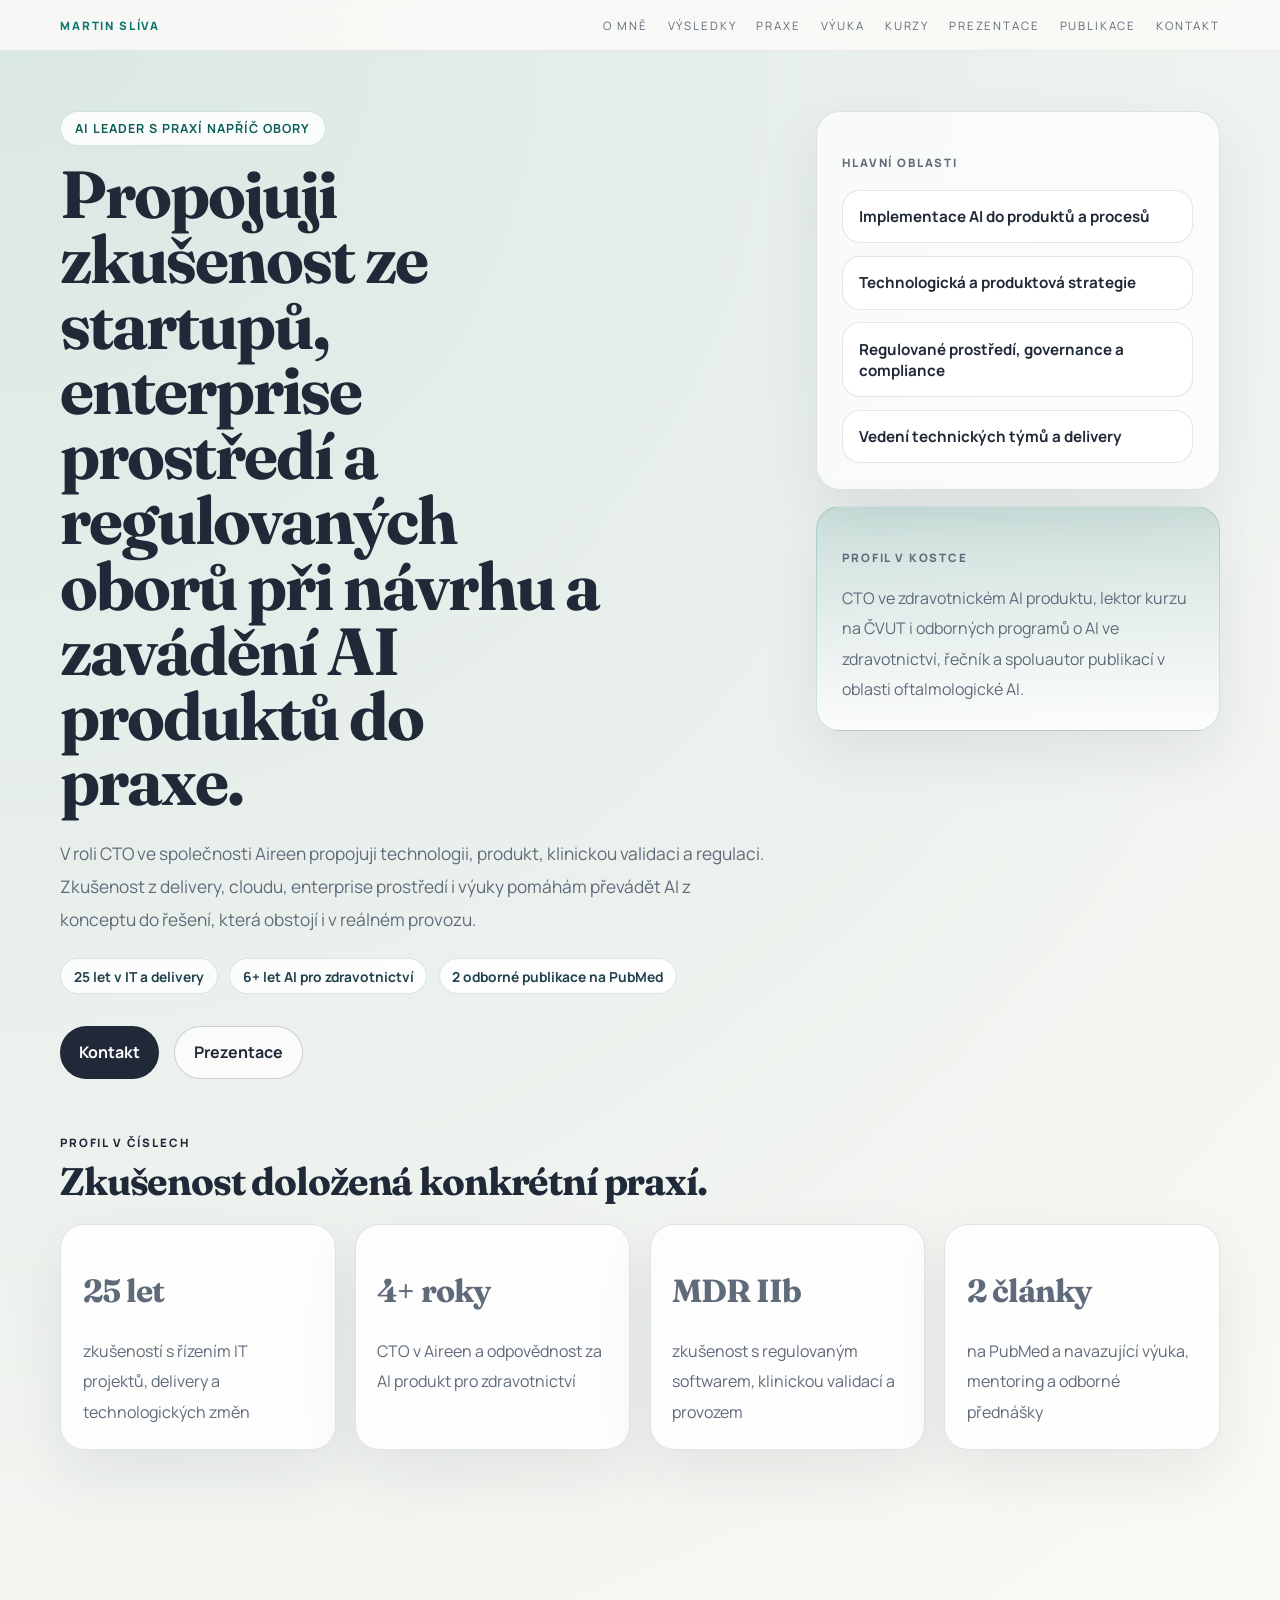
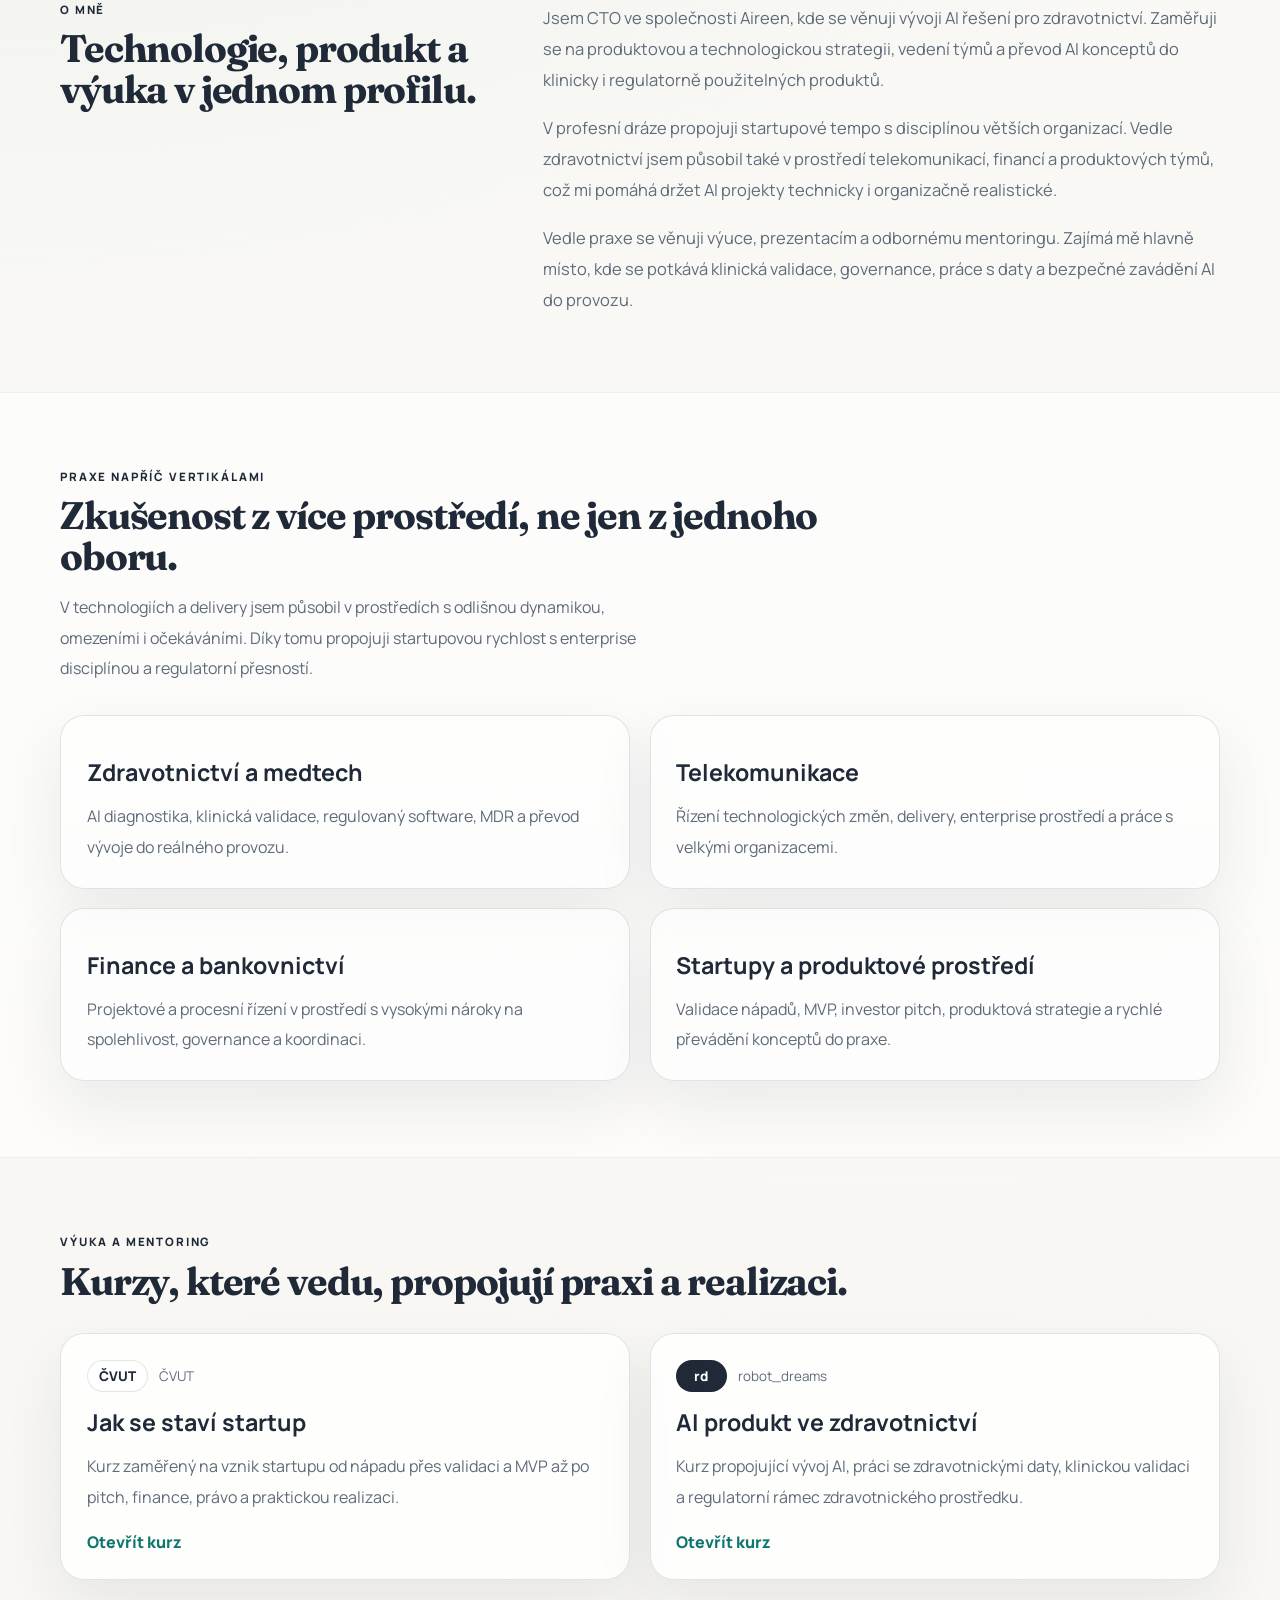
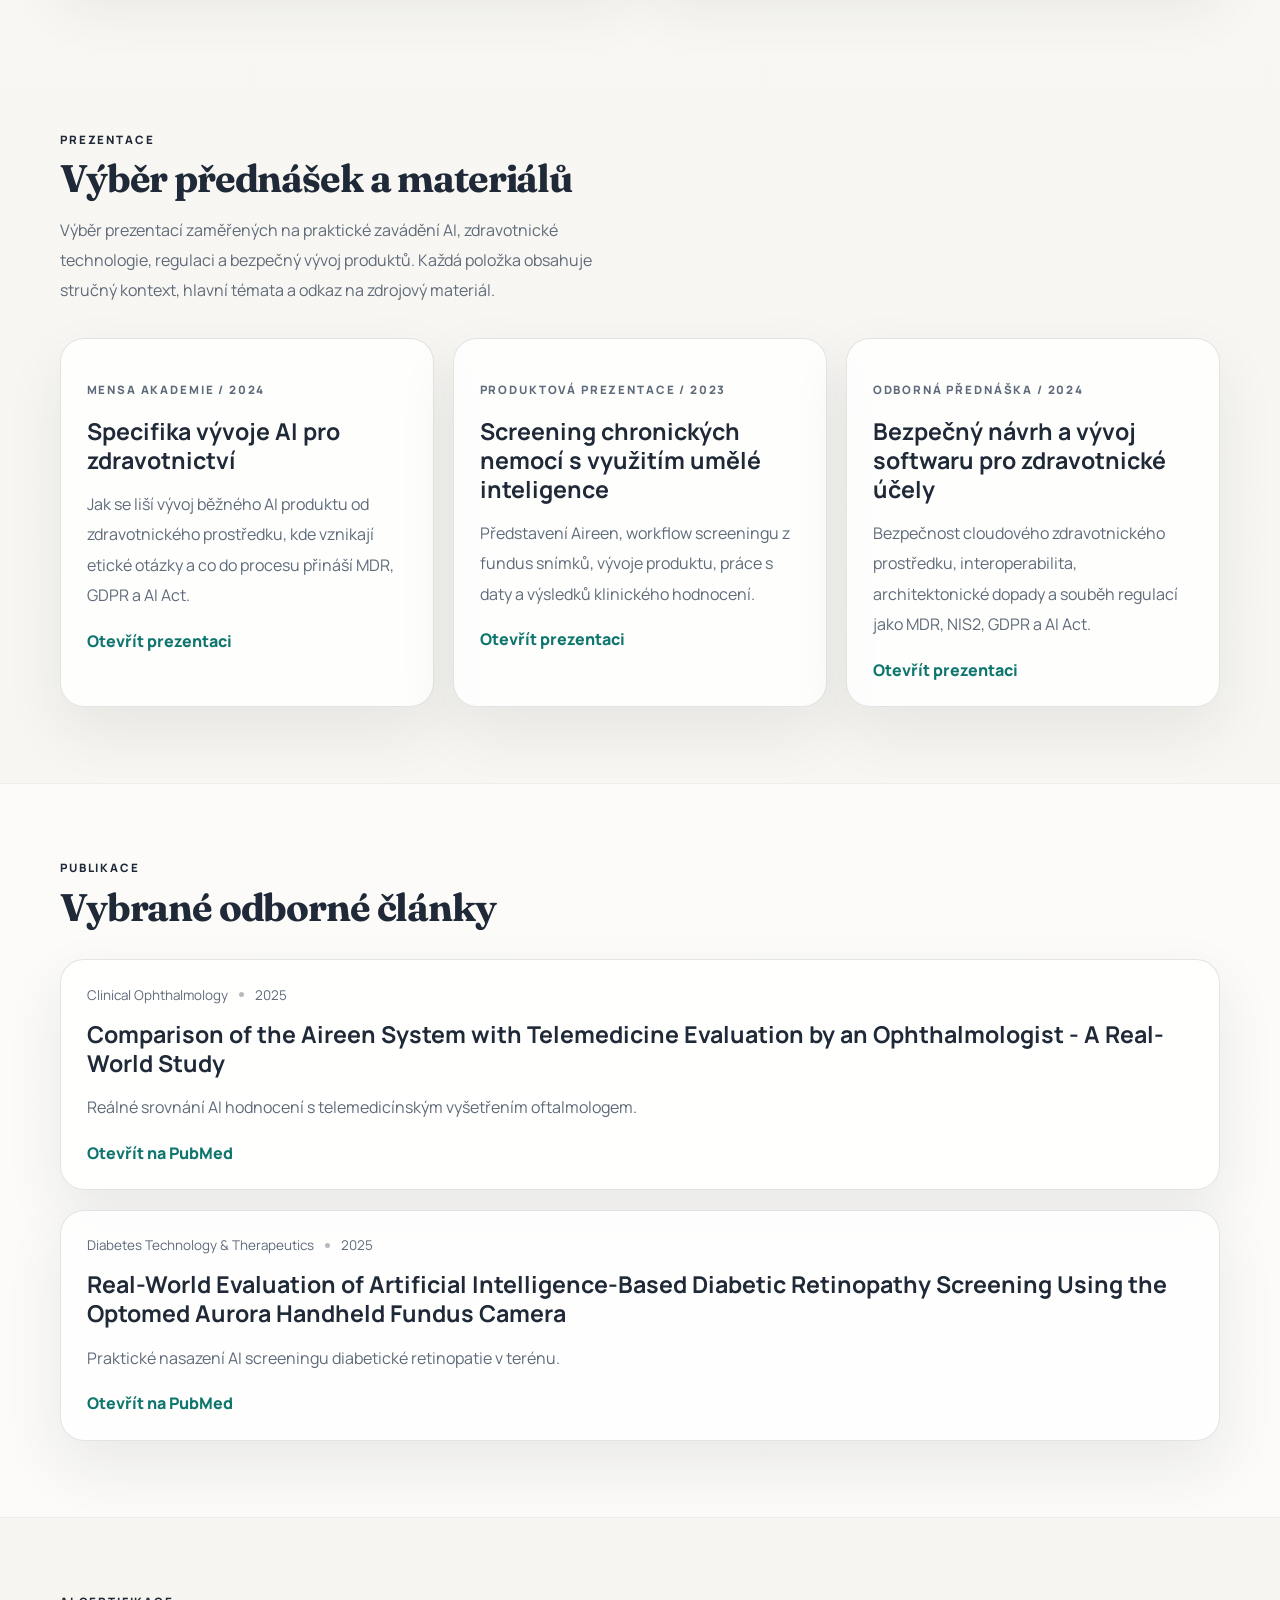
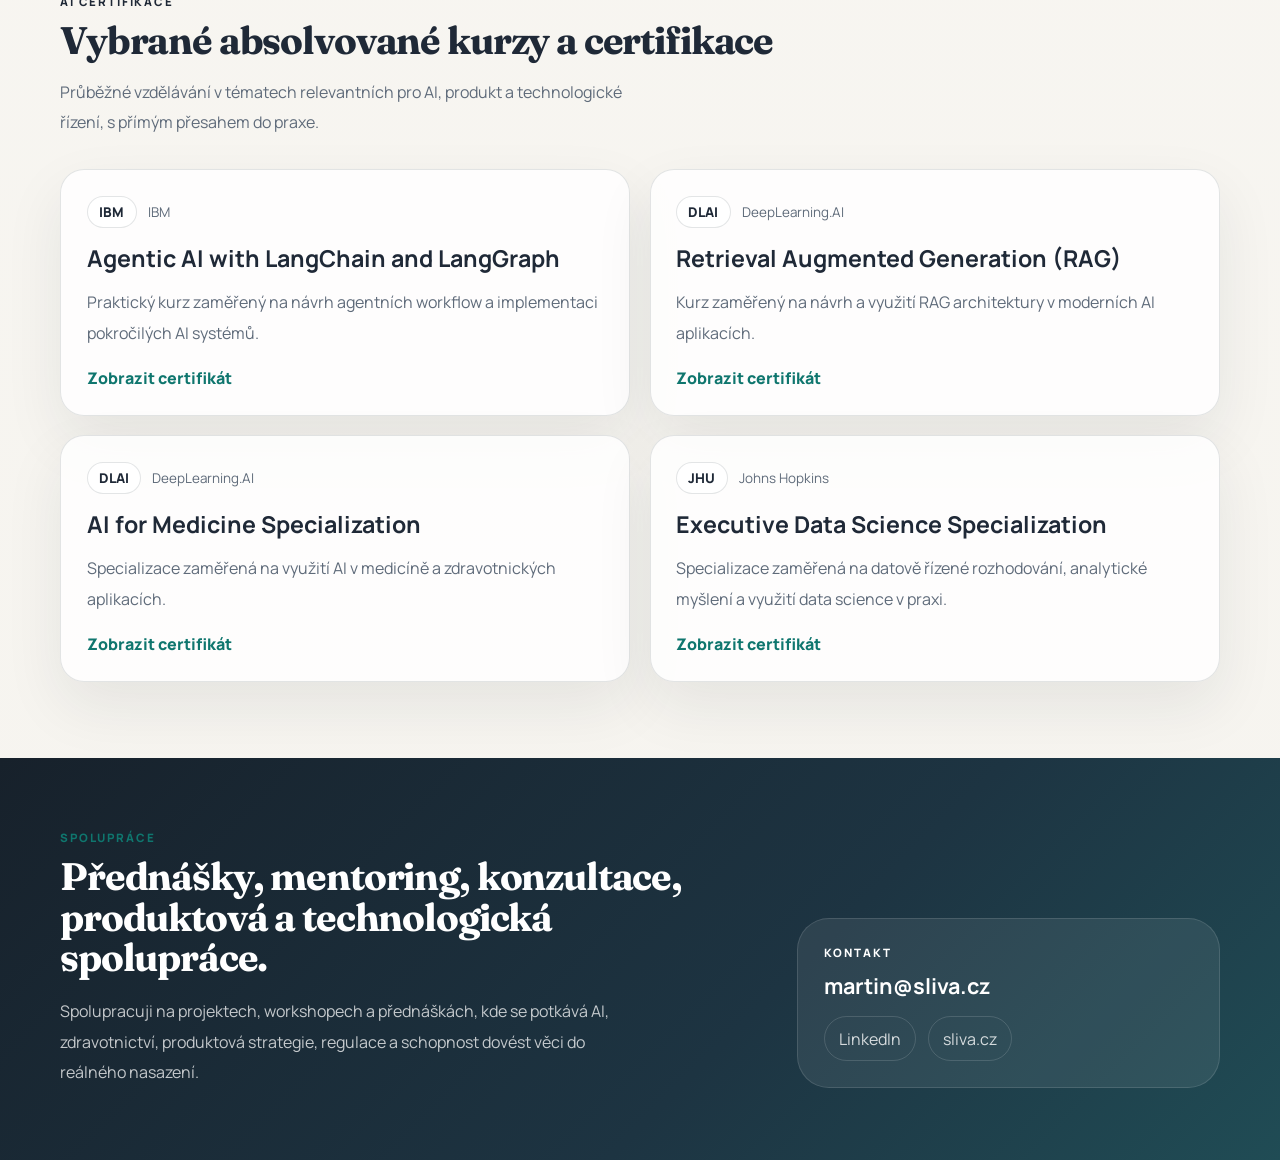
<file: index.html>
<!doctype html>
<html lang="cs">
  <head>
    <meta charset="UTF-8" />
    <meta name="viewport" content="width=device-width, initial-scale=1.0" />
    <title>Martin Slíva | AI leadership, produkt a zdravotnictví</title>
    <meta
      name="description"
      content="Osobní profil Martina Slívy zaměřený na AI leadership, produktovou strategii, zdravotnictví, výuku, odborné publikace a přednášky."
    />
    <meta
      property="og:title"
      content="Martin Slíva | AI leadership, produkt a zdravotnictví"
    />
    <meta
      property="og:description"
      content="Profil seniorního technicko-produktového profesionála se zkušeností napříč zdravotnictvím, startupy, telekomunikacemi a financemi."
    />
    <meta property="og:type" content="website" />
    <meta property="og:locale" content="cs_CZ" />
    <meta name="theme-color" content="#173b42" />
    <link rel="icon" type="image/svg+xml" href="./favicon.svg" />
    <link rel="preconnect" href="https://fonts.googleapis.com" />
    <link rel="preconnect" href="https://fonts.gstatic.com" crossorigin />
    <link
      href="https://fonts.googleapis.com/css2?family=Fraunces:opsz,wght@9..144,600;9..144,700&family=Manrope:wght@400;500;600;700;800&display=swap"
      rel="stylesheet"
    />
    <link rel="stylesheet" href="./styles.css" />
  </head>
  <body>
    <div class="page-shell">
      <header class="site-header">
        <div class="container header-inner">
          <a href="#top" class="brand">Martin Slíva</a>
          <nav class="desktop-nav" aria-label="Hlavní navigace">
            <a href="#about">O mně</a>
            <a href="#proof">Výsledky</a>
            <a href="#experience">Praxe</a>
            <a href="#teaching">Výuka</a>
            <a href="#courses">Kurzy</a>
            <a href="#presentations">Prezentace</a>
            <a href="#publications">Publikace</a>
            <a href="#contact">Kontakt</a>
          </nav>
        </div>
        <nav class="mobile-nav container" aria-label="Rychlá navigace">
          <a href="#about">O mně</a>
          <a href="#proof">Výsledky</a>
          <a href="#presentations">Prezentace</a>
          <a href="#contact">Kontakt</a>
        </nav>
      </header>

      <main id="top">
        <section class="hero-band">
          <div class="container hero-grid">
            <div class="hero-copy">
              <div class="eyebrow-pill">AI leader s praxí napříč obory</div>
              <h1>
                Propojuji zkušenost ze startupů, enterprise prostředí a
                regulovaných oborů při návrhu a zavádění AI produktů do praxe.
              </h1>
              <p class="hero-lead">
                V roli CTO ve společnosti Aireen propojuji technologii,
                produkt, klinickou validaci a regulaci. Zkušenost z delivery,
                cloudu, enterprise prostředí i výuky pomáhám převádět AI z
                konceptu do řešení, která obstojí i v reálném provozu.
              </p>
              <div class="proof-strip">
                <span>25 let v IT a delivery</span>
                <span>6+ let AI pro zdravotnictví</span>
                <span>2 odborné publikace na PubMed</span>
              </div>
              <div class="hero-actions">
                <a class="button button-primary" href="#contact">Kontakt</a>
                <a class="button button-secondary" href="#presentations">Prezentace</a>
              </div>
            </div>

            <aside class="hero-side">
              <section class="card card-muted">
                <p class="card-label">Hlavní oblasti</p>
                <div class="pill-list">
                  <span>Implementace AI do produktů a procesů</span>
                  <span>Technologická a produktová strategie</span>
                  <span>Regulované prostředí, governance a compliance</span>
                  <span>Vedení technických týmů a delivery</span>
                </div>
              </section>

              <section class="card card-accent">
                <p class="card-label accent-label">Profil v kostce</p>
                <p class="small-copy">
                  CTO ve zdravotnickém AI produktu, lektor kurzu na ČVUT i
                  odborných programů o AI ve zdravotnictví, řečník a spoluautor
                  publikací v oblasti oftalmologické AI.
                </p>
              </section>
            </aside>
          </div>
        </section>

        <section id="proof" class="section proof-band">
          <div class="container">
            <div class="section-heading wide">
              <p class="section-eyebrow">Profil v číslech</p>
              <h2>Zkušenost doložená konkrétní praxí.</h2>
            </div>
            <div class="card-grid card-grid-4 compact-grid">
              <article class="card compact-card">
                <p class="metric">25 let</p>
                <p>zkušeností s řízením IT projektů, delivery a technologických změn</p>
              </article>
              <article class="card compact-card">
                <p class="metric">4+ roky</p>
                <p>CTO v Aireen a odpovědnost za AI produkt pro zdravotnictví</p>
              </article>
              <article class="card compact-card">
                <p class="metric">MDR IIb</p>
                <p>zkušenost s regulovaným softwarem, klinickou validací a provozem</p>
              </article>
              <article class="card compact-card">
                <p class="metric">2 články</p>
                <p>na PubMed a navazující výuka, mentoring a odborné přednášky</p>
              </article>
            </div>
          </div>
        </section>

        <section id="about" class="section">
          <div class="container two-column">
            <div class="section-heading">
              <p class="section-eyebrow">O mně</p>
              <h2>Technologie, produkt a výuka v jednom profilu.</h2>
            </div>
            <div class="section-copy">
              <p>
                Jsem CTO ve společnosti Aireen, kde se věnuji vývoji AI řešení
                pro zdravotnictví. Zaměřuji se na produktovou a technologickou
                strategii, vedení týmů a převod AI konceptů do klinicky i
                regulatorně použitelných produktů.
              </p>
              <p>
                V profesní dráze propojuji startupové tempo s disciplínou
                větších organizací. Vedle zdravotnictví jsem působil také v
                prostředí telekomunikací, financí a produktových týmů, což mi
                pomáhá držet AI projekty technicky i organizačně realistické.
              </p>
              <p>
                Vedle praxe se věnuji výuce, prezentacím a odbornému mentoringu.
                Zajímá mě hlavně místo, kde se potkává klinická validace,
                governance, práce s daty a bezpečné zavádění AI do provozu.
              </p>
            </div>
          </div>
        </section>

        <section id="experience" class="section section-alt">
          <div class="container">
            <div class="section-heading wide">
              <p class="section-eyebrow">Praxe napříč vertikálami</p>
              <h2>Zkušenost z více prostředí, ne jen z jednoho oboru.</h2>
              <p class="section-intro">
                V technologiích a delivery jsem působil v prostředích s
                odlišnou dynamikou, omezeními i očekáváními. Díky tomu propojuji
                startupovou rychlost s enterprise disciplínou a regulatorní
                přesností.
              </p>
            </div>
            <div class="card-grid card-grid-2">
              <article class="card card-soft">
                <h3>Zdravotnictví a medtech</h3>
                <p>
                  AI diagnostika, klinická validace, regulovaný software, MDR a
                  převod vývoje do reálného provozu.
                </p>
              </article>
              <article class="card card-soft">
                <h3>Telekomunikace</h3>
                <p>
                  Řízení technologických změn, delivery, enterprise prostředí a
                  práce s velkými organizacemi.
                </p>
              </article>
              <article class="card card-soft">
                <h3>Finance a bankovnictví</h3>
                <p>
                  Projektové a procesní řízení v prostředí s vysokými nároky na
                  spolehlivost, governance a koordinaci.
                </p>
              </article>
              <article class="card card-soft">
                <h3>Startupy a produktové prostředí</h3>
                <p>
                  Validace nápadů, MVP, investor pitch, produktová strategie a
                  rychlé převádění konceptů do praxe.
                </p>
              </article>
            </div>
          </div>
        </section>

        <section id="teaching" class="section">
          <div class="container">
            <div class="section-heading wide">
              <p class="section-eyebrow">Výuka a mentoring</p>
              <h2>Kurzy, které vedu, propojují praxi a realizaci.</h2>
            </div>
            <div class="card-grid card-grid-2">
              <article class="card">
                <div class="meta-line">
                  <span class="logo-badge">ČVUT</span>
                  <span>ČVUT</span>
                </div>
                <h3>
                  <a
                    href="https://bilakniha.cvut.cz/cs/predmet8353906.html#gsc.tab=0"
                    target="_blank"
                    rel="noreferrer"
                    >Jak se staví startup</a
                  >
                </h3>
                <p>
                  Kurz zaměřený na vznik startupu od nápadu přes validaci a MVP
                  až po pitch, finance, právo a praktickou realizaci.
                </p>
                <a
                  class="text-link"
                  href="https://bilakniha.cvut.cz/cs/predmet8353906.html#gsc.tab=0"
                  target="_blank"
                  rel="noreferrer"
                  >Otevřít kurz</a
                >
              </article>

              <article class="card">
                <div class="meta-line">
                  <span class="logo-badge logo-badge-dark">rd</span>
                  <span>robot_dreams</span>
                </div>
                <h3>
                  <a
                    href="https://robotdreams.cz/course/637-ai-in-healthcare"
                    target="_blank"
                    rel="noreferrer"
                    >AI produkt ve zdravotnictví</a
                  >
                </h3>
                <p>
                  Kurz propojující vývoj AI, práci se zdravotnickými daty,
                  klinickou validaci a regulatorní rámec zdravotnického
                  prostředku.
                </p>
                <a
                  class="text-link"
                  href="https://robotdreams.cz/course/637-ai-in-healthcare"
                  target="_blank"
                  rel="noreferrer"
                  >Otevřít kurz</a
                >
              </article>
            </div>
          </div>
        </section>

        <section id="presentations" class="section">
          <div class="container">
            <div class="section-heading wide">
              <p class="section-eyebrow">Prezentace</p>
              <h2>Výběr přednášek a materiálů</h2>
              <p class="section-intro">
                Výběr prezentací zaměřených na praktické zavádění AI,
                zdravotnické technologie, regulaci a bezpečný vývoj produktů.
                Každá položka obsahuje stručný kontext, hlavní témata a odkaz
                na zdrojový materiál.
              </p>
            </div>
            <div class="card-grid card-grid-3">
              <article class="card">
                <p class="presentation-meta">Mensa Akademie / 2024</p>
                <h3>Specifika vývoje AI pro zdravotnictví</h3>
                <p>
                  Jak se liší vývoj běžného AI produktu od zdravotnického
                  prostředku, kde vznikají etické otázky a co do procesu přináší
                  MDR, GDPR a AI Act.
                </p>
                <a class="text-link" href="./presentations/specifika-vyvoje-ai-pro-zdravotnictvi.html"
                  >Otevřít prezentaci</a
                >
              </article>

              <article class="card">
                <p class="presentation-meta">Produktová prezentace / 2023</p>
                <h3>Screening chronických nemocí s využitím umělé inteligence</h3>
                <p>
                  Představení Aireen, workflow screeningu z fundus snímků,
                  vývoje produktu, práce s daty a výsledků klinického hodnocení.
                </p>
                <a class="text-link" href="./presentations/screening-chronickych-nemoci-s-vyuzitim-umele-inteligence.html"
                  >Otevřít prezentaci</a
                >
              </article>

              <article class="card">
                <p class="presentation-meta">Odborná přednáška / 2024</p>
                <h3>Bezpečný návrh a vývoj softwaru pro zdravotnické účely</h3>
                <p>
                  Bezpečnost cloudového zdravotnického prostředku,
                  interoperabilita, architektonické dopady a souběh regulací
                  jako MDR, NIS2, GDPR a AI Act.
                </p>
                <a class="text-link" href="./presentations/bezpecny-navrh-a-vyvoj-softwaru-pro-zdravotnicke-ucely.html"
                  >Otevřít prezentaci</a
                >
              </article>
            </div>
          </div>
        </section>

        <section id="publications" class="section section-alt">
          <div class="container">
            <div class="section-heading wide">
              <p class="section-eyebrow">Publikace</p>
              <h2>Vybrané odborné články</h2>
            </div>
            <div class="stack-list">
              <article class="card">
                <div class="publication-meta">
                  <span>Clinical Ophthalmology</span>
                  <span class="dot"></span>
                  <span>2025</span>
                </div>
                <h3>
                  <a
                    href="https://pubmed.ncbi.nlm.nih.gov/40125479/"
                    target="_blank"
                    rel="noreferrer"
                    >Comparison of the Aireen System with Telemedicine
                    Evaluation by an Ophthalmologist - A Real-World Study</a
                  >
                </h3>
                <p>
                  Reálné srovnání AI hodnocení s telemedicínským vyšetřením
                  oftalmologem.
                </p>
                <a
                  class="text-link"
                  href="https://pubmed.ncbi.nlm.nih.gov/40125479/"
                  target="_blank"
                  rel="noreferrer"
                  >Otevřít na PubMed</a
                >
              </article>

              <article class="card">
                <div class="publication-meta">
                  <span>Diabetes Technology &amp; Therapeutics</span>
                  <span class="dot"></span>
                  <span>2025</span>
                </div>
                <h3>
                  <a
                    href="https://pubmed.ncbi.nlm.nih.gov/40824290/"
                    target="_blank"
                    rel="noreferrer"
                    >Real-World Evaluation of Artificial Intelligence-Based Diabetic Retinopathy
                    Screening Using the Optomed Aurora Handheld Fundus Camera</a
                  >
                </h3>
                <p>
                  Praktické nasazení AI screeningu diabetické retinopatie v
                  terénu.
                </p>
                <a
                  class="text-link"
                  href="https://pubmed.ncbi.nlm.nih.gov/40824290/"
                  target="_blank"
                  rel="noreferrer"
                  >Otevřít na PubMed</a
                >
              </article>
            </div>
          </div>
        </section>

        <section id="courses" class="section">
          <div class="container">
            <div class="section-heading wide">
              <p class="section-eyebrow">AI certifikace</p>
              <h2>Vybrané absolvované kurzy a certifikace</h2>
              <p class="section-intro">
                Průběžné vzdělávání v tématech relevantních pro AI, produkt a
                technologické řízení, s přímým přesahem do praxe.
              </p>
            </div>
            <div class="card-grid card-grid-2">
              <article class="card">
                <div class="meta-line">
                  <span class="logo-badge">IBM</span>
                  <span>IBM</span>
                </div>
                <h3>
                  <a
                    href="https://www.coursera.org/account/accomplishments/verify/WXRA73CKTB0S"
                    target="_blank"
                    rel="noreferrer"
                    >Agentic AI with LangChain and LangGraph</a
                  >
                </h3>
                <p>
                  Praktický kurz zaměřený na návrh agentních workflow a
                  implementaci pokročilých AI systémů.
                </p>
                <a
                  class="text-link"
                  href="https://www.coursera.org/account/accomplishments/verify/WXRA73CKTB0S"
                  target="_blank"
                  rel="noreferrer"
                  >Zobrazit certifikát</a
                >
              </article>

              <article class="card">
                <div class="meta-line">
                  <span class="logo-badge">DLAI</span>
                  <span>DeepLearning.AI</span>
                </div>
                <h3>
                  <a
                    href="https://www.coursera.org/account/accomplishments/verify/V9D3Z840E2EF"
                    target="_blank"
                    rel="noreferrer"
                    >Retrieval Augmented Generation (RAG)</a
                  >
                </h3>
                <p>
                  Kurz zaměřený na návrh a využití RAG architektury v moderních
                  AI aplikacích.
                </p>
                <a
                  class="text-link"
                  href="https://www.coursera.org/account/accomplishments/verify/V9D3Z840E2EF"
                  target="_blank"
                  rel="noreferrer"
                  >Zobrazit certifikát</a
                >
              </article>

              <article class="card">
                <div class="meta-line">
                  <span class="logo-badge">DLAI</span>
                  <span>DeepLearning.AI</span>
                </div>
                <h3>
                  <a
                    href="https://www.coursera.org/account/accomplishments/specialization/ZY7ADBRPXCVP"
                    target="_blank"
                    rel="noreferrer"
                    >AI for Medicine Specialization</a
                  >
                </h3>
                <p>
                  Specializace zaměřená na využití AI v medicíně a
                  zdravotnických aplikacích.
                </p>
                <a
                  class="text-link"
                  href="https://www.coursera.org/account/accomplishments/specialization/ZY7ADBRPXCVP"
                  target="_blank"
                  rel="noreferrer"
                  >Zobrazit certifikát</a
                >
              </article>

              <article class="card">
                <div class="meta-line">
                  <span class="logo-badge">JHU</span>
                  <span>Johns Hopkins</span>
                </div>
                <h3>
                  <a
                    href="https://www.coursera.org/account/accomplishments/specialization/NQZDNVX7J5VB"
                    target="_blank"
                    rel="noreferrer"
                    >Executive Data Science Specialization</a
                  >
                </h3>
                <p>
                  Specializace zaměřená na datově řízené rozhodování,
                  analytické myšlení a využití data science v praxi.
                </p>
                <a
                  class="text-link"
                  href="https://www.coursera.org/account/accomplishments/specialization/NQZDNVX7J5VB"
                  target="_blank"
                  rel="noreferrer"
                  >Zobrazit certifikát</a
                >
              </article>
            </div>
          </div>
        </section>

        <section class="contact-band">
          <div class="container contact-grid">
            <div>
              <p class="section-eyebrow contact-eyebrow">Spolupráce</p>
              <h2>
                Přednášky, mentoring, konzultace, produktová a technologická
                spolupráce.
              </h2>
              <p class="contact-copy">
                Spolupracuji na projektech, workshopech a přednáškách, kde se
                potkává AI, zdravotnictví, produktová strategie, regulace a
                schopnost dovést věci do reálného nasazení.
              </p>
            </div>
            <div id="contact" class="contact-card">
              <p class="card-label">Kontakt</p>
              <a class="contact-mail" href="mailto:martin@sliva.cz"
                >martin@sliva.cz</a
              >
              <div class="contact-links">
                <a
                  href="https://cz.linkedin.com/in/martinsliva"
                  target="_blank"
                  rel="noreferrer"
                  >LinkedIn</a
                >
                <a href="https://www.sliva.cz/" target="_blank" rel="noreferrer"
                  >sliva.cz</a
                >
              </div>
            </div>
          </div>
        </section>
      </main>
    </div>
  </body>
</html>
</file>
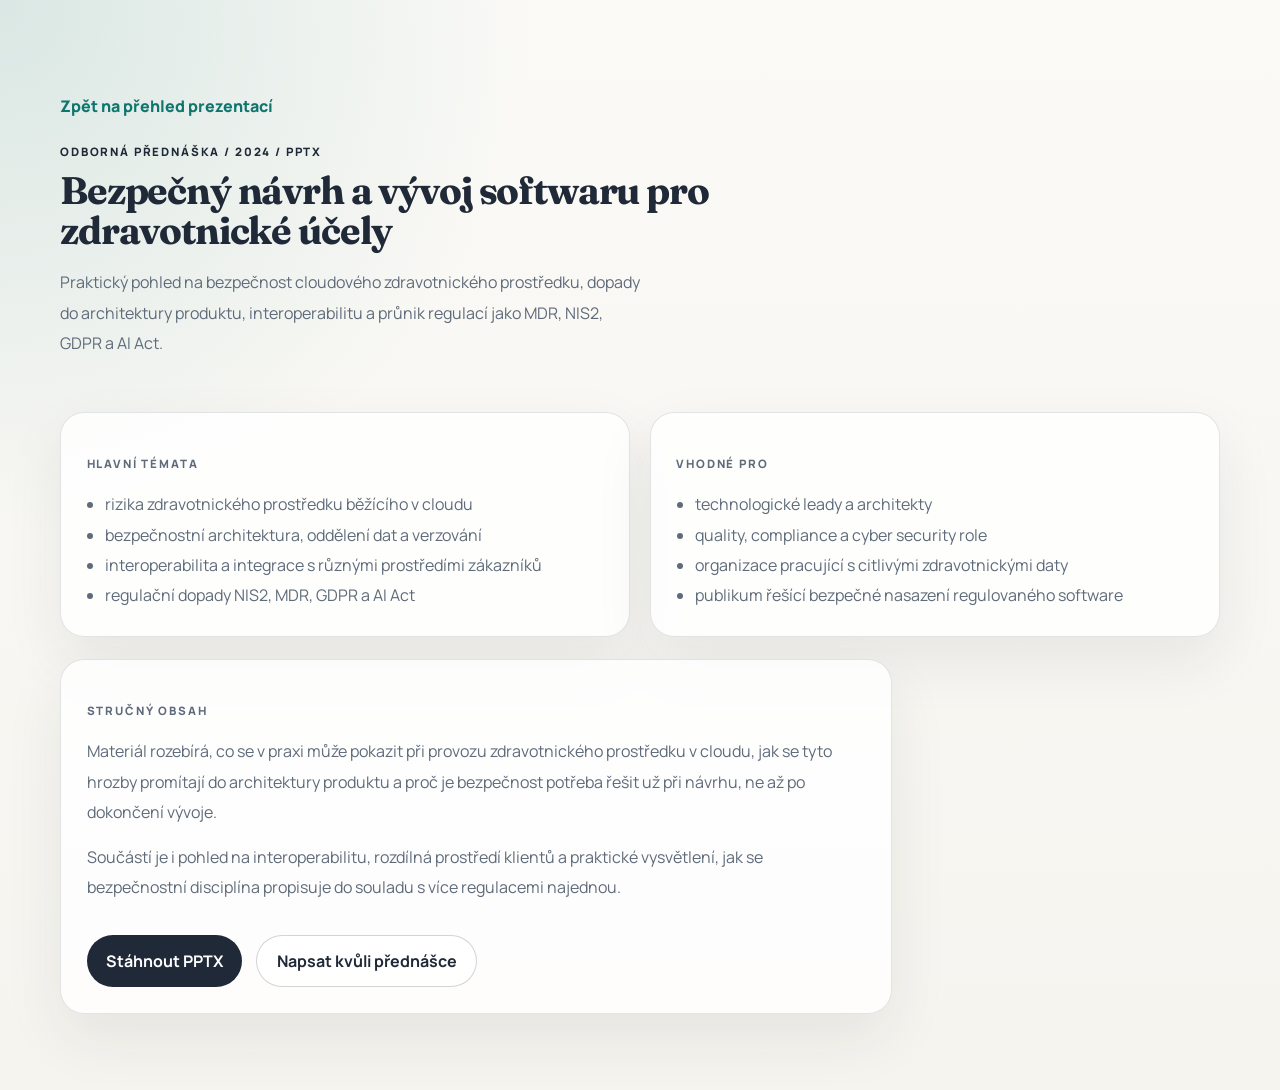
<file: presentations/bezpecny-navrh-a-vyvoj-softwaru-pro-zdravotnicke-ucely.html>
<!doctype html>
<html lang="cs">
  <head>
    <meta charset="UTF-8" />
    <meta name="viewport" content="width=device-width, initial-scale=1.0" />
    <title>Bezpečný návrh a vývoj softwaru pro zdravotnické účely | Martin Slíva</title>
    <meta
      name="description"
      content="Odborná prezentace o bezpečnosti cloudového zdravotnického softwaru, interoperabilitě a regulačních dopadech."
    />
    <link rel="icon" type="image/svg+xml" href="../favicon.svg" />
    <link rel="preconnect" href="https://fonts.googleapis.com" />
    <link rel="preconnect" href="https://fonts.gstatic.com" crossorigin />
    <link
      href="https://fonts.googleapis.com/css2?family=Fraunces:opsz,wght@9..144,600;9..144,700&family=Manrope:wght@400;500;600;700;800&display=swap"
      rel="stylesheet"
    />
    <link rel="stylesheet" href="../styles.css" />
  </head>
  <body>
    <main class="section">
      <div class="container presentation-page">
        <a class="text-link" href="../index.html#presentations">Zpět na přehled prezentací</a>
        <div class="section-heading wide page-heading">
          <p class="section-eyebrow">Odborná přednáška / 2024 / PPTX</p>
          <h1>Bezpečný návrh a vývoj softwaru pro zdravotnické účely</h1>
          <p class="section-intro">
            Praktický pohled na bezpečnost cloudového zdravotnického prostředku,
            dopady do architektury produktu, interoperabilitu a průnik regulací
            jako MDR, NIS2, GDPR a AI Act.
          </p>
        </div>

        <div class="card-grid card-grid-2">
          <article class="card">
            <p class="card-label">Hlavní témata</p>
            <ul class="detail-list">
              <li>rizika zdravotnického prostředku běžícího v cloudu</li>
              <li>bezpečnostní architektura, oddělení dat a verzování</li>
              <li>interoperabilita a integrace s různými prostředími zákazníků</li>
              <li>regulační dopady NIS2, MDR, GDPR a AI Act</li>
            </ul>
          </article>
          <article class="card">
            <p class="card-label">Vhodné pro</p>
            <ul class="detail-list">
              <li>technologické leady a architekty</li>
              <li>quality, compliance a cyber security role</li>
              <li>organizace pracující s citlivými zdravotnickými daty</li>
              <li>publikum řešící bezpečné nasazení regulovaného software</li>
            </ul>
          </article>
        </div>

        <article class="card page-card">
          <p class="card-label">Stručný obsah</p>
          <p>
            Materiál rozebírá, co se v praxi může pokazit při provozu
            zdravotnického prostředku v cloudu, jak se tyto hrozby promítají do
            architektury produktu a proč je bezpečnost potřeba řešit už při
            návrhu, ne až po dokončení vývoje.
          </p>
          <p>
            Součástí je i pohled na interoperabilitu, rozdílná prostředí klientů
            a praktické vysvětlení, jak se bezpečnostní disciplína propisuje do
            souladu s více regulacemi najednou.
          </p>
          <div class="hero-actions">
            <a class="button button-primary" href="./assets/bezpecny-vyvoj-zdravotnicky-sw-2024.pptx">Stáhnout PPTX</a>
            <a class="button button-secondary" href="mailto:martin@sliva.cz?subject=Dotaz%20k%20prednasce%20Bezpecny%20navrh%20a%20vyvoj%20SW">Napsat kvůli přednášce</a>
          </div>
        </article>
      </div>
    </main>
  </body>
</html>
</file>
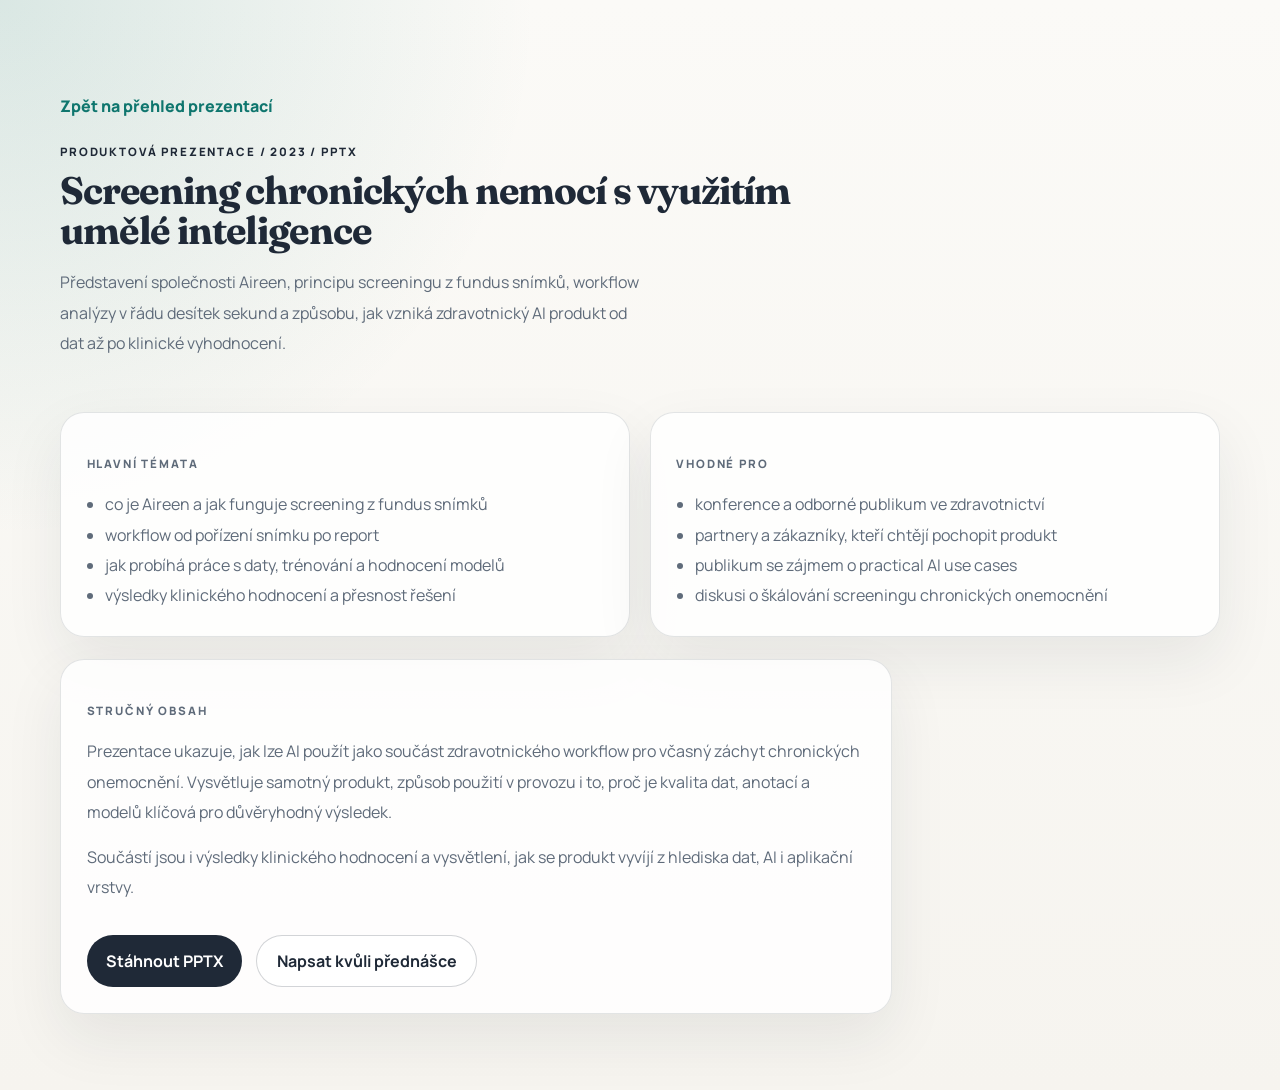
<file: presentations/screening-chronickych-nemoci-s-vyuzitim-umele-inteligence.html>
<!doctype html>
<html lang="cs">
  <head>
    <meta charset="UTF-8" />
    <meta name="viewport" content="width=device-width, initial-scale=1.0" />
    <title>Screening chronických nemocí s využitím umělé inteligence | Martin Slíva</title>
    <meta
      name="description"
      content="Produktová prezentace o Aireen, workflow AI screeningu a výsledcích klinického hodnocení."
    />
    <link rel="icon" type="image/svg+xml" href="../favicon.svg" />
    <link rel="preconnect" href="https://fonts.googleapis.com" />
    <link rel="preconnect" href="https://fonts.gstatic.com" crossorigin />
    <link
      href="https://fonts.googleapis.com/css2?family=Fraunces:opsz,wght@9..144,600;9..144,700&family=Manrope:wght@400;500;600;700;800&display=swap"
      rel="stylesheet"
    />
    <link rel="stylesheet" href="../styles.css" />
  </head>
  <body>
    <main class="section">
      <div class="container presentation-page">
        <a class="text-link" href="../index.html#presentations">Zpět na přehled prezentací</a>
        <div class="section-heading wide page-heading">
          <p class="section-eyebrow">Produktová prezentace / 2023 / PPTX</p>
          <h1>Screening chronických nemocí s využitím umělé inteligence</h1>
          <p class="section-intro">
            Představení společnosti Aireen, principu screeningu z fundus snímků,
            workflow analýzy v řádu desítek sekund a způsobu, jak vzniká
            zdravotnický AI produkt od dat až po klinické vyhodnocení.
          </p>
        </div>

        <div class="card-grid card-grid-2">
          <article class="card">
            <p class="card-label">Hlavní témata</p>
            <ul class="detail-list">
              <li>co je Aireen a jak funguje screening z fundus snímků</li>
              <li>workflow od pořízení snímku po report</li>
              <li>jak probíhá práce s daty, trénování a hodnocení modelů</li>
              <li>výsledky klinického hodnocení a přesnost řešení</li>
            </ul>
          </article>
          <article class="card">
            <p class="card-label">Vhodné pro</p>
            <ul class="detail-list">
              <li>konference a odborné publikum ve zdravotnictví</li>
              <li>partnery a zákazníky, kteří chtějí pochopit produkt</li>
              <li>publikum se zájmem o practical AI use cases</li>
              <li>diskusi o škálování screeningu chronických onemocnění</li>
            </ul>
          </article>
        </div>

        <article class="card page-card">
          <p class="card-label">Stručný obsah</p>
          <p>
            Prezentace ukazuje, jak lze AI použít jako součást zdravotnického
            workflow pro včasný záchyt chronických onemocnění. Vysvětluje
            samotný produkt, způsob použití v provozu i to, proč je kvalita dat,
            anotací a modelů klíčová pro důvěryhodný výsledek.
          </p>
          <p>
            Součástí jsou i výsledky klinického hodnocení a vysvětlení, jak se
            produkt vyvíjí z hlediska dat, AI i aplikační vrstvy.
          </p>
          <div class="hero-actions">
            <a class="button button-primary" href="./assets/aireen-digiday-2023.pptx">Stáhnout PPTX</a>
            <a class="button button-secondary" href="mailto:martin@sliva.cz?subject=Dotaz%20k%20prezentaci%20Aireen%20Digiday">Napsat kvůli přednášce</a>
          </div>
        </article>
      </div>
    </main>
  </body>
</html>
</file>
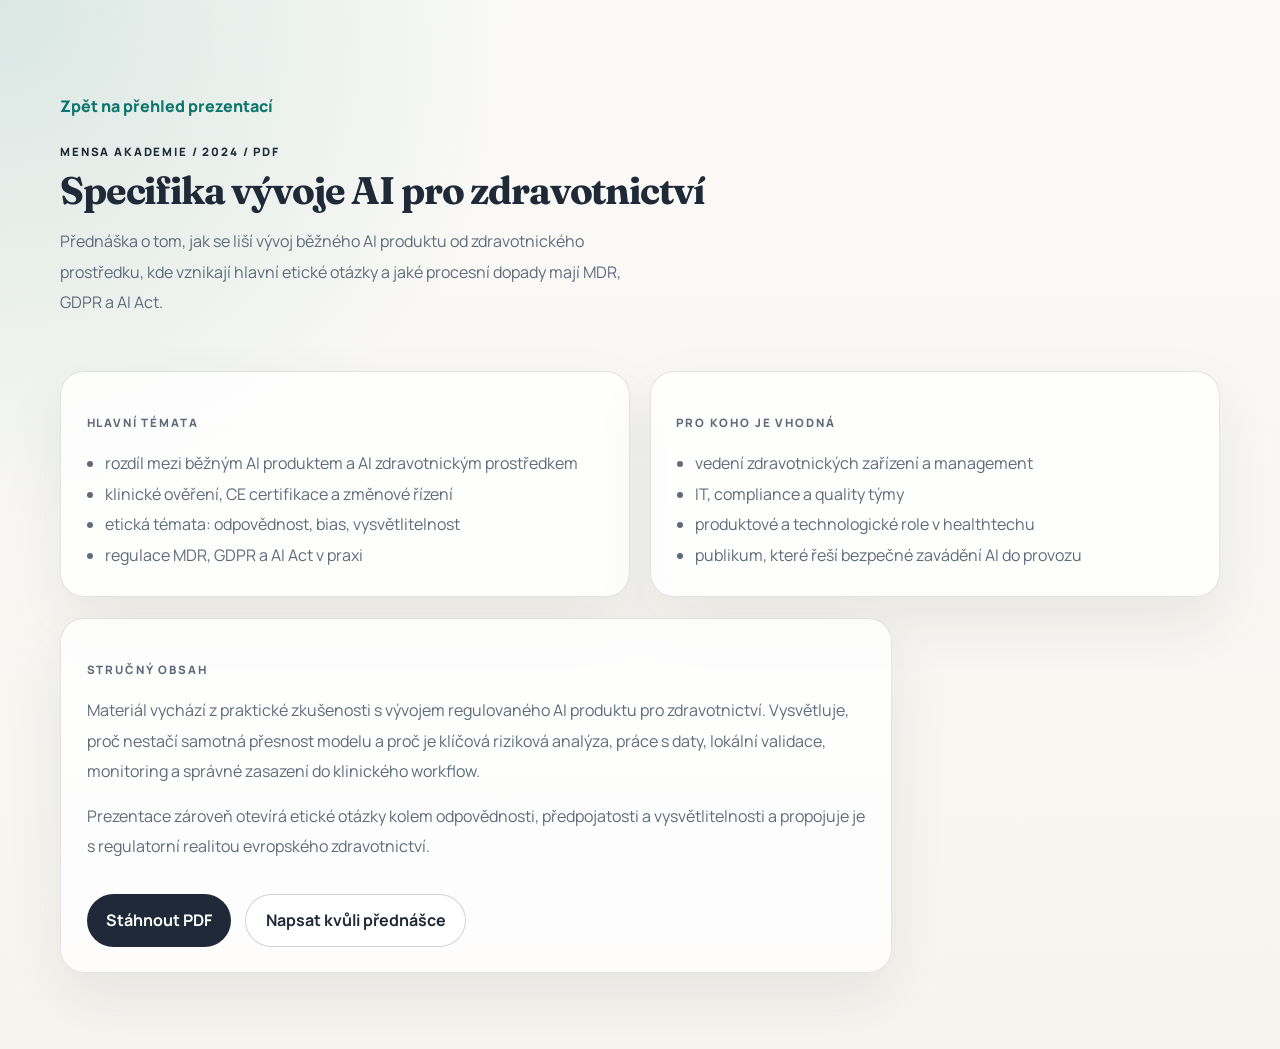
<file: presentations/specifika-vyvoje-ai-pro-zdravotnictvi.html>
<!doctype html>
<html lang="cs">
  <head>
    <meta charset="UTF-8" />
    <meta name="viewport" content="width=device-width, initial-scale=1.0" />
    <title>Specifika vývoje AI pro zdravotnictví | Martin Slíva</title>
    <meta
      name="description"
      content="Prezentace Martina Slívy o vývoji AI pro zdravotnictví, etických otázkách a regulatorních dopadech."
    />
    <link rel="icon" type="image/svg+xml" href="../favicon.svg" />
    <link rel="preconnect" href="https://fonts.googleapis.com" />
    <link rel="preconnect" href="https://fonts.gstatic.com" crossorigin />
    <link
      href="https://fonts.googleapis.com/css2?family=Fraunces:opsz,wght@9..144,600;9..144,700&family=Manrope:wght@400;500;600;700;800&display=swap"
      rel="stylesheet"
    />
    <link rel="stylesheet" href="../styles.css" />
  </head>
  <body>
    <main class="section">
      <div class="container presentation-page">
        <a class="text-link" href="../index.html#presentations">Zpět na přehled prezentací</a>
        <div class="section-heading wide page-heading">
          <p class="section-eyebrow">Mensa Akademie / 2024 / PDF</p>
          <h1>Specifika vývoje AI pro zdravotnictví</h1>
          <p class="section-intro">
            Přednáška o tom, jak se liší vývoj běžného AI produktu od
            zdravotnického prostředku, kde vznikají hlavní etické otázky a jaké
            procesní dopady mají MDR, GDPR a AI Act.
          </p>
        </div>

        <div class="card-grid card-grid-2">
          <article class="card">
            <p class="card-label">Hlavní témata</p>
            <ul class="detail-list">
              <li>rozdíl mezi běžným AI produktem a AI zdravotnickým prostředkem</li>
              <li>klinické ověření, CE certifikace a změnové řízení</li>
              <li>etická témata: odpovědnost, bias, vysvětlitelnost</li>
              <li>regulace MDR, GDPR a AI Act v praxi</li>
            </ul>
          </article>
          <article class="card">
            <p class="card-label">Pro koho je vhodná</p>
            <ul class="detail-list">
              <li>vedení zdravotnických zařízení a management</li>
              <li>IT, compliance a quality týmy</li>
              <li>produktové a technologické role v healthtechu</li>
              <li>publikum, které řeší bezpečné zavádění AI do provozu</li>
            </ul>
          </article>
        </div>

        <article class="card page-card">
          <p class="card-label">Stručný obsah</p>
          <p>
            Materiál vychází z praktické zkušenosti s vývojem regulovaného AI
            produktu pro zdravotnictví. Vysvětluje, proč nestačí samotná
            přesnost modelu a proč je klíčová riziková analýza, práce s daty,
            lokální validace, monitoring a správné zasazení do klinického
            workflow.
          </p>
          <p>
            Prezentace zároveň otevírá etické otázky kolem odpovědnosti,
            předpojatosti a vysvětlitelnosti a propojuje je s regulatorní
            realitou evropského zdravotnictví.
          </p>
          <div class="hero-actions">
            <a class="button button-primary" href="./assets/ai-ve-zdravotnictvi-mensa-2024.pdf">Stáhnout PDF</a>
            <a class="button button-secondary" href="mailto:martin@sliva.cz?subject=Dotaz%20k%20prezentaci%20Specifika%20vyvoje%20AI%20pro%20zdravotnictvi">Napsat kvůli přednášce</a>
          </div>
        </article>
      </div>
    </main>
  </body>
</html>
</file>
<file: styles.css>
:root {
  --bg: #f6f4ef;
  --surface: rgba(255, 255, 255, 0.82);
  --surface-strong: #ffffff;
  --ink: #1f2937;
  --muted: #5f6b7a;
  --line: rgba(31, 41, 55, 0.12);
  --line-strong: rgba(31, 41, 55, 0.2);
  --accent: #0f766e;
  --shadow: 0 24px 60px rgba(31, 41, 55, 0.08);
  --radius-xl: 32px;
  --radius-lg: 24px;
  --radius-md: 18px;
  --container: 1160px;
}

*,
*::before,
*::after {
  box-sizing: border-box;
}

html {
  scroll-behavior: smooth;
}

body {
  margin: 0;
  min-width: 320px;
  font-family: "Manrope", "Segoe UI", sans-serif;
  color: var(--ink);
  background:
    radial-gradient(circle at top left, rgba(15, 118, 110, 0.14), transparent 32%),
    linear-gradient(180deg, #fbfaf7 0%, var(--bg) 100%);
}

a {
  color: inherit;
  text-decoration: none;
}

p,
h1,
h2,
h3,
ul {
  margin: 0;
}

.page-shell {
  position: relative;
}

.container {
  width: min(calc(100% - 2rem), var(--container));
  margin: 0 auto;
}

.site-header {
  position: sticky;
  top: 0;
  z-index: 20;
  backdrop-filter: blur(16px);
  background: rgba(251, 250, 247, 0.88);
  border-bottom: 1px solid rgba(31, 41, 55, 0.08);
}

.header-inner {
  display: flex;
  align-items: center;
  justify-content: space-between;
  gap: 1rem;
  padding: 1.1rem 0;
}

.brand,
.desktop-nav a,
.section-eyebrow,
.card-label,
.presentation-meta {
  letter-spacing: 0.16em;
  text-transform: uppercase;
  font-size: 0.72rem;
}

.brand {
  font-weight: 800;
  color: var(--accent);
}

.desktop-nav {
  display: flex;
  flex-wrap: wrap;
  gap: 1.25rem;
  color: var(--muted);
  font-size: 0.92rem;
}

.mobile-nav {
  display: none;
  gap: 0.65rem;
  padding: 0 0 0.95rem;
  overflow-x: auto;
  scrollbar-width: none;
}

.mobile-nav::-webkit-scrollbar {
  display: none;
}

.mobile-nav a {
  display: inline-flex;
  align-items: center;
  white-space: nowrap;
  min-height: 2.2rem;
  padding: 0.45rem 0.8rem;
  border-radius: 999px;
  background: rgba(255, 255, 255, 0.82);
  border: 1px solid var(--line);
  color: var(--muted);
  font-size: 0.88rem;
}

.desktop-nav a:hover,
.mobile-nav a:hover,
.text-link:hover,
.card h3 a:hover {
  color: var(--accent);
}

.hero-band {
  padding: 3.75rem 0 2.5rem;
}

.hero-grid,
.contact-grid,
.two-column {
  display: grid;
  gap: 2rem;
}

.hero-grid {
  align-items: start;
  grid-template-columns: minmax(0, 1.7fr) minmax(280px, 0.95fr);
}

.hero-copy h1,
.section-heading h2,
.contact-band h2,
.page-heading h1,
.metric {
  font-family: "Fraunces", Georgia, serif;
  font-weight: 700;
  letter-spacing: -0.03em;
}

.hero-copy h1 {
  margin-top: 1rem;
  font-size: clamp(2.6rem, 5.2vw, 4.85rem);
  line-height: 0.98;
  max-width: 12ch;
}

.hero-lead,
.section-copy,
.card p,
.section-intro,
.contact-copy,
.page-card p {
  color: var(--muted);
  line-height: 1.9;
}

.hero-lead {
  margin-top: 1.5rem;
  max-width: 64ch;
  font-size: 1.08rem;
}

.eyebrow-pill {
  display: inline-flex;
  align-items: center;
  border: 1px solid rgba(15, 118, 110, 0.18);
  background: rgba(255, 255, 255, 0.85);
  color: #0f5f59;
  padding: 0.5rem 0.9rem;
  border-radius: 999px;
  font-size: 0.78rem;
  font-weight: 700;
  letter-spacing: 0.08em;
  text-transform: uppercase;
}

.proof-strip {
  display: flex;
  flex-wrap: wrap;
  gap: 0.7rem;
  margin-top: 1.35rem;
}

.proof-strip span {
  display: inline-flex;
  align-items: center;
  min-height: 2rem;
  padding: 0.45rem 0.8rem;
  border-radius: 999px;
  background: rgba(255, 255, 255, 0.82);
  border: 1px solid rgba(15, 118, 110, 0.16);
  font-size: 0.86rem;
  font-weight: 700;
  color: #21414c;
}

.hero-actions {
  display: flex;
  flex-wrap: wrap;
  gap: 0.9rem;
  margin-top: 2rem;
}

.button {
  display: inline-flex;
  align-items: center;
  justify-content: center;
  min-height: 3rem;
  padding: 0.9rem 1.2rem;
  border-radius: 999px;
  font-weight: 700;
  transition:
    transform 180ms ease,
    background-color 180ms ease,
    border-color 180ms ease;
}

.button:hover {
  transform: translateY(-1px);
}

.button-primary {
  background: var(--ink);
  color: white;
}

.button-secondary {
  background: rgba(255, 255, 255, 0.72);
  border: 1px solid var(--line-strong);
}

.hero-side {
  display: grid;
  gap: 1rem;
}

.card {
  padding: 1.6rem;
  border-radius: var(--radius-lg);
  border: 1px solid var(--line);
  background: var(--surface);
  box-shadow: var(--shadow);
}

.card-muted {
  background: rgba(255, 255, 255, 0.72);
}

.card-soft {
  background: rgba(255, 255, 255, 0.6);
}

.card-accent {
  background:
    linear-gradient(180deg, rgba(15, 118, 110, 0.14) 0%, rgba(255, 255, 255, 0.8) 100%);
  border-color: rgba(15, 118, 110, 0.18);
}

.accent-label,
.contact-eyebrow,
.presentation-meta,
.text-link,
.meta-line,
.brand {
  color: var(--accent);
}

.small-copy {
  margin-top: 0.9rem;
  line-height: 1.8;
  color: #324052;
}

.pill-list {
  display: grid;
  gap: 0.8rem;
  margin-top: 1rem;
}

.pill-list span {
  display: block;
  padding: 0.95rem 1rem;
  background: var(--surface-strong);
  border: 1px solid var(--line);
  border-radius: var(--radius-md);
  font-size: 0.95rem;
  font-weight: 700;
}

.section {
  padding: 4.75rem 0;
}

.section-alt {
  background: rgba(255, 255, 255, 0.48);
  border-top: 1px solid rgba(31, 41, 55, 0.06);
  border-bottom: 1px solid rgba(31, 41, 55, 0.06);
}

.proof-band {
  padding-top: 1rem;
}

.two-column {
  grid-template-columns: minmax(220px, 0.9fr) minmax(0, 1.35fr);
}

.section-heading {
  max-width: 42rem;
}

.section-heading.wide {
  max-width: 50rem;
}

.section-eyebrow,
.card-label,
.presentation-meta {
  font-weight: 800;
}

.section-heading h2,
.contact-band h2,
.page-heading h1 {
  margin-top: 0.7rem;
  font-size: clamp(2rem, 3vw, 3.35rem);
  line-height: 1.06;
}

.section-copy {
  display: grid;
  gap: 1rem;
  font-size: 1.03rem;
}

.section-intro {
  margin-top: 1rem;
  max-width: 58ch;
  font-size: 1rem;
}

.card-grid {
  display: grid;
  gap: 1.2rem;
  margin-top: 2rem;
}

.card-grid-2 {
  grid-template-columns: repeat(2, minmax(0, 1fr));
}

.card-grid-3 {
  grid-template-columns: repeat(3, minmax(0, 1fr));
}

.card-grid-4 {
  grid-template-columns: repeat(4, minmax(0, 1fr));
}

.compact-grid {
  margin-top: 1.4rem;
}

.compact-card {
  padding: 1.35rem;
}

.compact-card p {
  margin-top: 0.65rem;
}

.metric {
  margin-top: 0;
  font-size: 2rem;
  line-height: 1;
  color: var(--accent);
}

.card h3 {
  margin-top: 1rem;
  font-size: 1.45rem;
  line-height: 1.25;
}

.card p {
  margin-top: 0.9rem;
}

.text-link {
  display: inline-flex;
  align-items: center;
  margin-top: 1.2rem;
  font-weight: 800;
}

.meta-line,
.publication-meta {
  display: flex;
  flex-wrap: wrap;
  gap: 0.7rem;
  align-items: center;
  font-size: 0.84rem;
  color: var(--muted);
}

.logo-badge {
  display: inline-flex;
  align-items: center;
  justify-content: center;
  min-width: 3.15rem;
  min-height: 2rem;
  padding: 0.35rem 0.7rem;
  background: rgba(255, 255, 255, 0.85);
  border: 1px solid var(--line);
  border-radius: 999px;
  font-weight: 800;
  color: var(--ink);
}

.logo-badge-dark {
  background: var(--ink);
  color: white;
}

.stack-list {
  display: grid;
  gap: 1.2rem;
  margin-top: 2rem;
}

.dot {
  width: 0.3rem;
  height: 0.3rem;
  border-radius: 999px;
  background: rgba(31, 41, 55, 0.32);
}

.contact-band {
  padding: 4.5rem 0;
  background:
    linear-gradient(135deg, #17212b 0%, #1d3442 60%, #204c55 100%);
  color: white;
}

.contact-grid {
  align-items: end;
  grid-template-columns: minmax(0, 1.5fr) minmax(280px, 0.9fr);
}

.contact-copy {
  margin-top: 1.15rem;
  max-width: 55ch;
  color: rgba(255, 255, 255, 0.74);
}

.contact-card {
  padding: 1.6rem;
  border-radius: var(--radius-xl);
  background: rgba(255, 255, 255, 0.08);
  border: 1px solid rgba(255, 255, 255, 0.12);
}

.contact-mail {
  display: inline-block;
  margin-top: 0.7rem;
  font-size: 1.35rem;
  font-weight: 700;
}

.contact-mail:hover,
.contact-links a:hover {
  color: #b8fff0;
}

.contact-links {
  display: flex;
  flex-wrap: wrap;
  gap: 0.7rem;
  margin-top: 1rem;
}

.contact-links a {
  display: inline-flex;
  align-items: center;
  min-height: 2.5rem;
  padding: 0.65rem 0.9rem;
  border-radius: 999px;
  border: 1px solid rgba(255, 255, 255, 0.14);
  color: rgba(255, 255, 255, 0.8);
}

.presentation-page {
  display: grid;
  gap: 1.35rem;
}

.page-heading {
  margin-top: 0.3rem;
}

.page-card {
  max-width: 52rem;
}

.detail-list {
  margin-top: 0.9rem;
  padding-left: 1.15rem;
  color: var(--muted);
  line-height: 1.9;
}

@media (max-width: 980px) {
  .hero-grid,
  .contact-grid,
  .two-column,
  .card-grid-2,
  .card-grid-3,
  .card-grid-4 {
    grid-template-columns: 1fr;
  }

  .hero-copy h1 {
    max-width: 14ch;
  }
}

@media (max-width: 760px) {
  .site-header {
    position: static;
  }

  .desktop-nav {
    display: none;
  }

  .mobile-nav {
    display: flex;
  }

  .hero-band {
    padding-top: 2.3rem;
  }

  .section {
    padding: 3.5rem 0;
  }

  .card,
  .contact-card {
    padding: 1.35rem;
  }

  .hero-copy h1 {
    max-width: unset;
    font-size: clamp(2.3rem, 11vw, 3.6rem);
  }

  .hero-lead,
  .section-copy,
  .card p,
  .section-intro,
  .contact-copy,
  .page-card p,
  .detail-list {
    font-size: 0.98rem;
    line-height: 1.78;
  }

  .section-heading h2,
  .contact-band h2,
  .page-heading h1 {
    font-size: clamp(1.8rem, 8vw, 2.65rem);
  }
}
</file>
